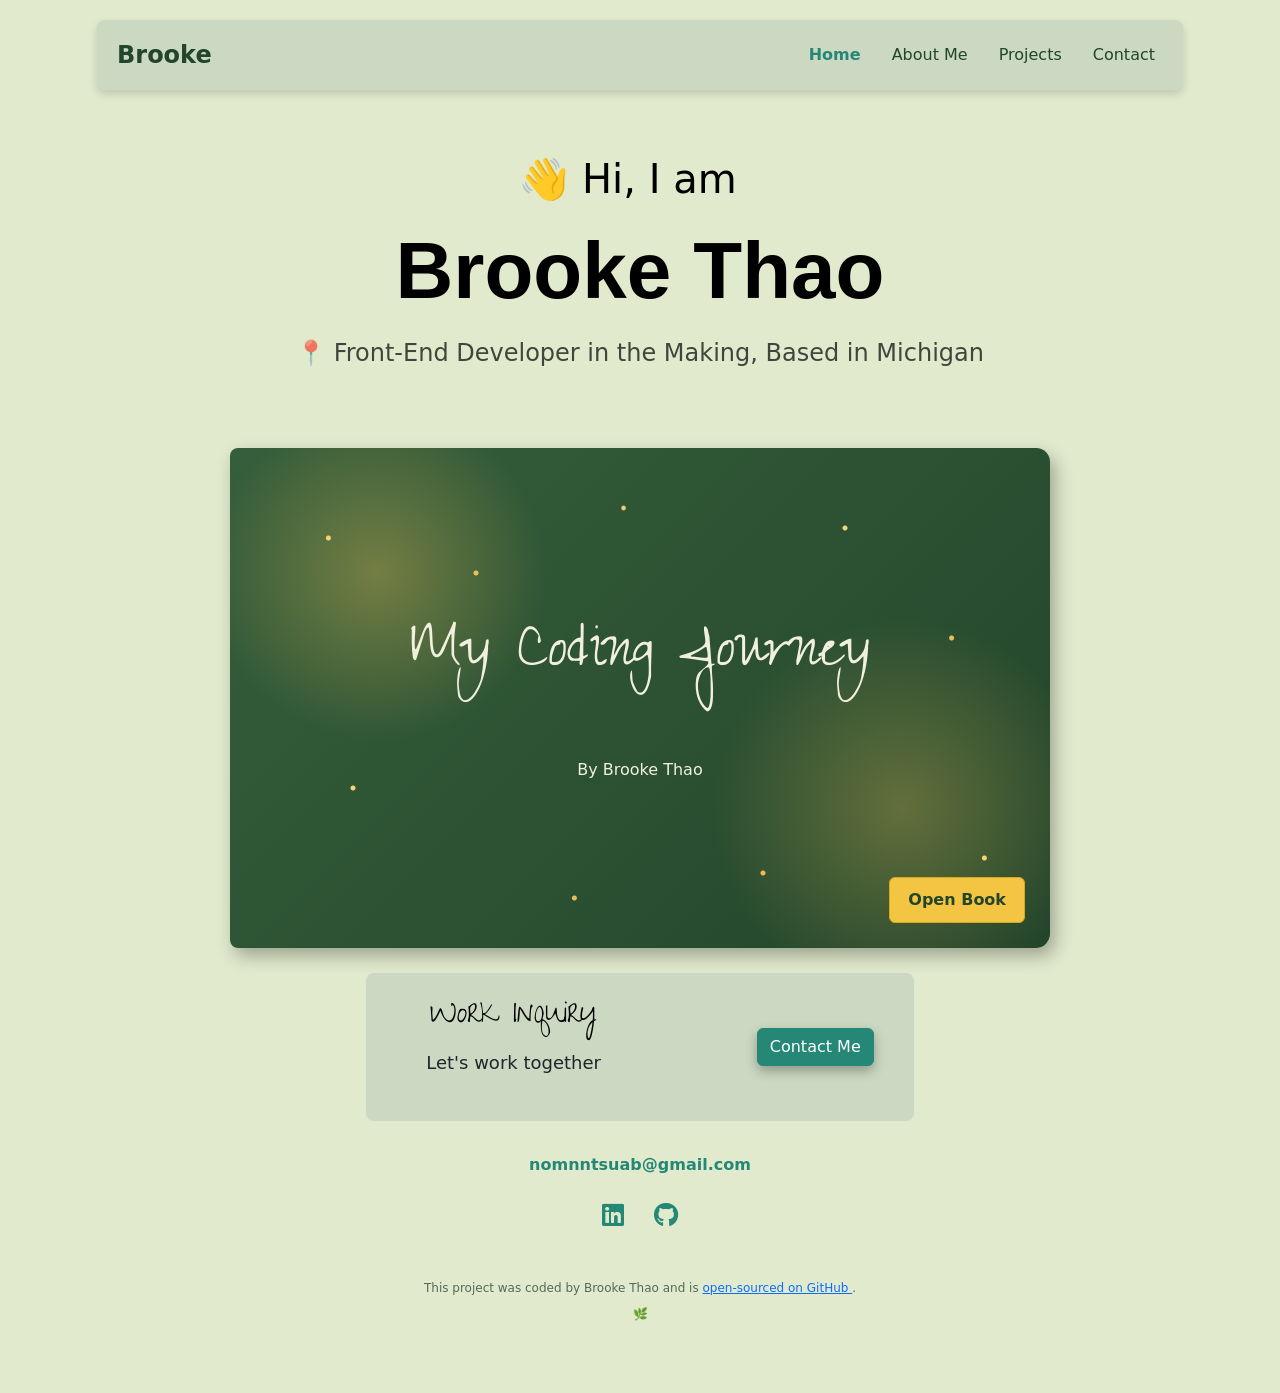
<file: index.html>
<!DOCTYPE html>
<html lang="en">
<head>
  <meta charset="UTF-8" />
  <meta name="viewport" content="width=device-width, initial-scale=1.0" />
  <meta name="description" content="Explore Brooke's portfolio of front-end projects, coding progress, and journey into web development. Based in Michigan, with a background in nursing." />
  <title>Brooke | Front-End Developer in the Making, Michigan</title>
  <link rel="canonical" href="https://brookes-portfolio.onrender.com/" />
  <meta property="og:type" content="website" />
  <meta property="og:title" content="Brooke | Front-End Developer in the Making" />
  <meta property="og:description" content="Explore Brooke's front-end development projects and coding journey from Michigan." />
  <meta property="og:url" content="https://brookes-portfolio.onrender.com/" />
  <meta name="twitter:card" content="summary" />
  <meta name="twitter:title" content="Brooke | Front-End Developer in the Making" />
  <meta name="twitter:description" content="Explore Brooke's front-end development projects and coding journey from Michigan." />
  <link
    href="https://cdn.jsdelivr.net/npm/bootstrap@5.3.8/dist/css/bootstrap.min.css"
    rel="stylesheet"
    integrity="sha384-sRIl4kxILFvY47J16cr9ZwB07vP4J8+LH7qKQnuqkuIAvNWLzeN8tE5YBujZqJLB"
    crossorigin="anonymous"
  />
  <link
  href="https://fonts.googleapis.com/css2?family=Zeyada&display=swap"
  rel="stylesheet">
  <link
    rel="stylesheet"
    href="https://cdnjs.cloudflare.com/ajax/libs/font-awesome/6.7.2/css/all.min.css"
  />
  <link
  href="https://fonts.googleapis.com/css2?family=Give+You+Glory&display=swap"
  rel="stylesheet">
  <link rel="stylesheet" href="style.css" />
  <script src="index.js" defer></script>
</head>
<body class="home-page">
  <div class="container">
    <nav class="navbar navbar-expand-lg navbar-light custom-navbar">
      <a class="navbar-brand fw-bold" href="index.html"
      title="Return to Brooke's portfolio homepage">
        Brooke
      </a>
      <button
        class="navbar-toggler"
        type="button"
        data-bs-toggle="collapse"
        data-bs-target="#navbarNav"
        aria-controls="navbarNav"
        aria-expanded="false"
        aria-label="Toggle navigation">
        <span class="navbar-toggler-icon"></span>
      </button>
      <div class="collapse navbar-collapse" id="navbarNav">
        <ul class="navbar-nav ms-auto">
          <li class="nav-item">
            <a class="nav-link active" href="index.html">
              Home
            </a>
          </li>
          <li class="nav-item">
            <a class="nav-link" href="about.html">
              About Me
            </a>
          </li>
          <li class="nav-item">
            <a class="nav-link" href="projects.html">
              Projects
            </a>
          </li>
          <li class="nav-item">
            <a class="nav-link" href="contact.html">
              Contact
            </a>
          </li>
        </ul>
      </div>
    </nav>
    </div>
<main class="container text-center home-hero">
  <h1 class="mb-2 greeting">👋 Hi, I am </h1>
  <h2 class="display-1 fw-bold mb-2">Brooke Thao</h2>
  <h3 class="fs-4 mb-5">📍 Front-End Developer in the Making, Based in Michigan</h3>
</main>
<section class="container text-center mt-0 mb-3" id="coding-journey">
  <div class="book-container">
   
    <div class="book" id="book">

      <div class="book-cover" id="book-cover"  title="Projects, Progress & Possibilities">
        <h2>My Coding Journey</h2>
        <span>By Brooke Thao</span>
        <button id="open-book" class="open-book">Open Book</button>
      </div>
      <div class="book-interior" id="book-interior">
        <div class="book-spread active">
          <div class="book-page left-page">
            <img
            src="images/first-weather-basic.png"
            alt="Basic Weather App project"
            class="img-fluid"/>
          </div>
          <div class="book-page right-page">
            <h3>Basic Weather App</h3>
            <p>My first weather application.</p>
          </div>
        </div>
        <div class="book-spread">
          <div class="book-page left-page">
            <img
            src="images/first-python-final.png"
            alt="First Python project"
            class="img-fluid"/>
          </div>
          <div class="book-page right-page">
            <h3>First Python Project</h3>
            <p>My introduction to Python programming.</p>
          </div>
        </div>
        <div class="book-spread">
          <div class="book-page left-page">
            <img
            src="images/python-advanced-final-project.png"
            alt="Advanced Python project"
            class="img-fluid"/>
          </div>
          <div class="book-page right-page">
            <h3>Advanced Python</h3>
            <p>Taking my Python skills to the next level.</p>
          </div>
        </div>
        <div class="book-spread">
          <div class="book-page left-page">
            <img src="images/python-AI-travel-planner.png"
                 alt="AI Travel Planner project"
                 class="img-fluid"/>
          </div>
          <div class="book-page right-page">
            <h3>AI Travel Planner</h3>
            <p>Exploring artificial intelligence through travel planning.</p>
          </div>
        </div>
        <div class="book-spread">
          <div class="book-page left-page">
            <img src="images/mental-health-basic.png"
                 alt="Mental Health project"
                 class="img-fluid"/>
          </div>
          <div class="book-page right-page">
            <h3>Mental Health Project</h3>
            <p>A project exploring technology and mental health.</p>
          </div>
        </div>
      </div>
<div class="book-controls">
  <button type="button" id="prev-page">
    ← Previous
  </button>
  <button type="button" id="next-page">
    Next →
  </button>
  <span id="page-number">Project 1 of 5</span>
  <button type="button" id="close-book">
    Close Book
  </button>
</div>
</section>
<section class="home-contact">
  <div class="work-inquiry">
    <div class="inquiry-text">
      <h2>Work Inquiry</h2>
      <p>Let's work together</p>
    </div>
    <a href="contact.html#contact" class="btn btn-custom">
      Contact Me
    </a>
  </div>
  <div class="home-email">
    <a href="mailto:nomnntsuab@gmail.com">
      nomnntsuab@gmail.com
    </a>
  </div>
  <div class="home-social-links">
    <a
      href="https://www.linkedin.com/in/brooke-t-341862133/"
      target="_blank"
      rel="noopener noreferrer"
      aria-label="LinkedIn"
      title="LinkedIn"
    >
      <i class="fa-brands fa-linkedin"></i>
    </a>
    <a
      href="https://github.com/gnouy657-cell"
      target="_blank"
      rel="noopener noreferrer"
      aria-label="GitHub"
      title="GitHub"
    >
      <i class="fa-brands fa-github"></i>
    </a>
  </div>
</section>
<div class="container">
  <footer class="home-footer">
    <p>
  This project was coded by Brooke Thao and is
  <a
    href="https://github.com/gnouy657-cell"
    target="_blank"
    rel="noopener noreferrer"
    title="Visit Brooke's GitHub profile">
    open-sourced on GitHub
  </a>.
      <span class="footer-leaf">🌿</span>
    </p>
  </footer>
</div>
   <script
  src="https://cdn.jsdelivr.net/npm/bootstrap@5.3.8/dist/js/bootstrap.bundle.min.js"
  integrity="sha384-FKyoEForCGlyvwx9Hj09JcYn3nv7wiPVlz7YYwJrWVcXK/BmnVDxM+D2scQbITxI"
  crossorigin="anonymous">
</script>
  </body>
</html>
</file>
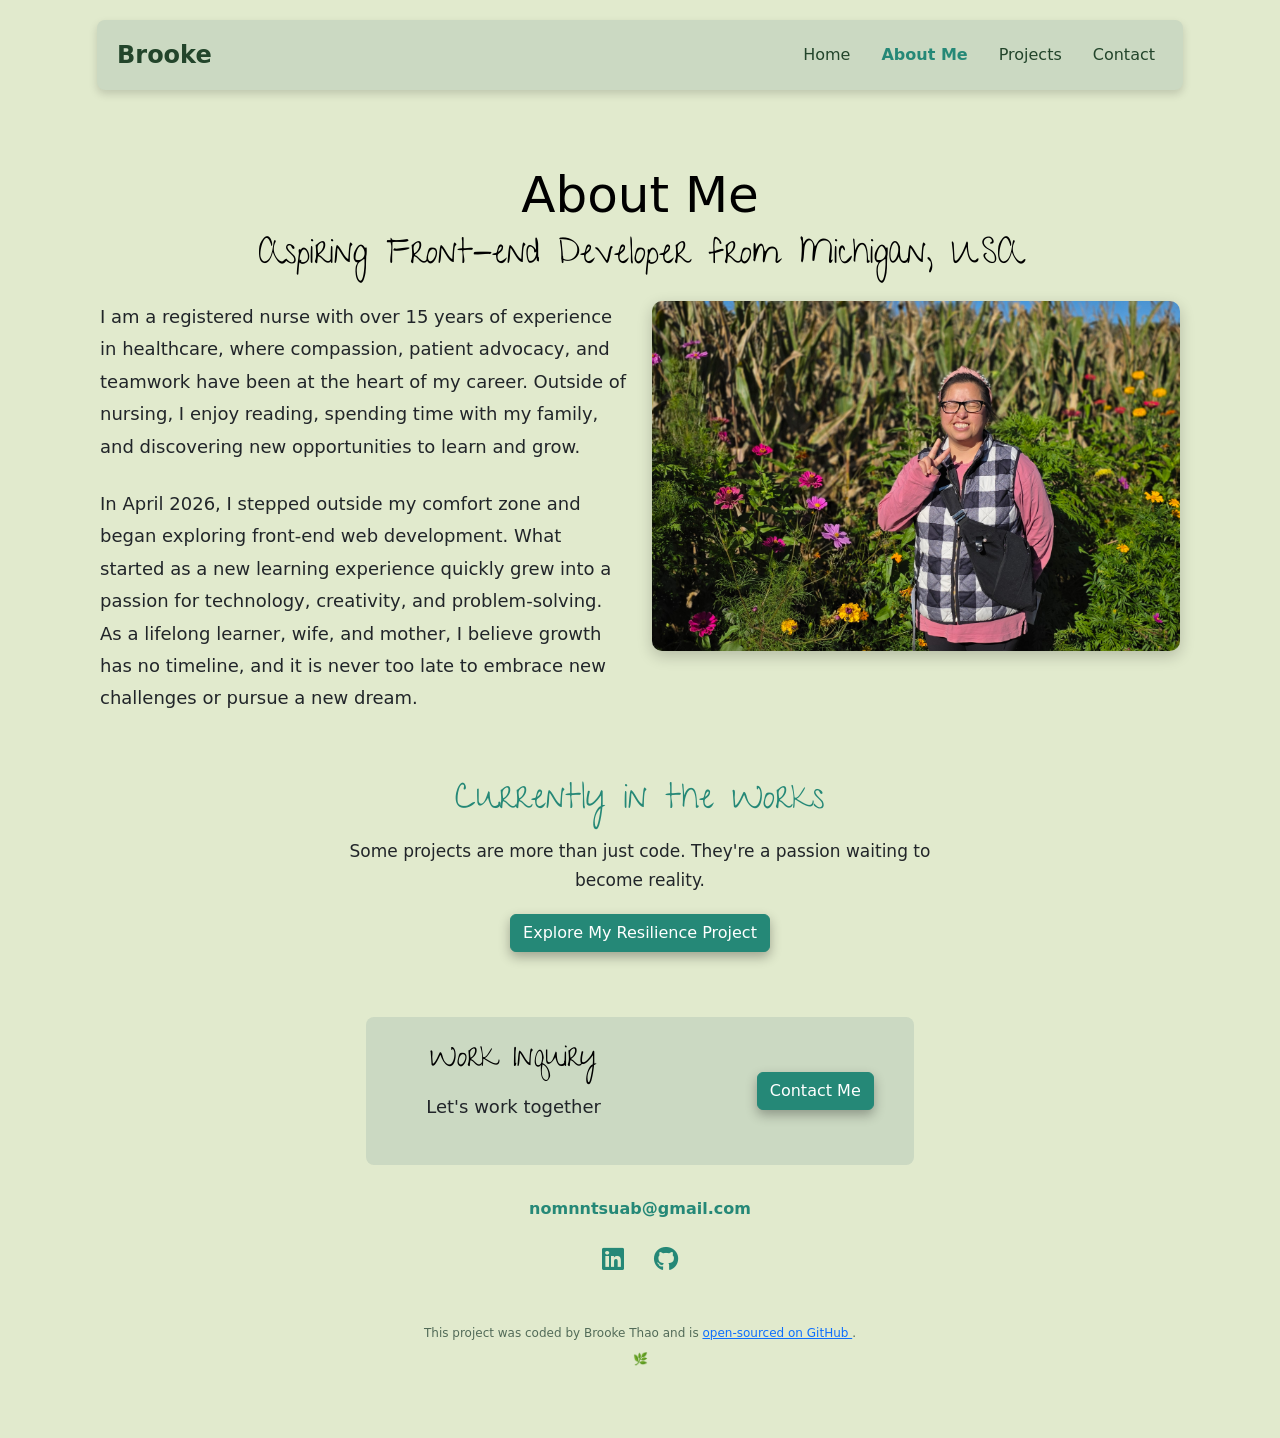
<file: about.html>
<!DOCTYPE html>
<html lang="en">
<head>
  <meta charset="UTF-8" />
  <meta name="viewport" content="width=device-width, initial-scale=1.0" />
  <meta name="description" content="Learn more about Brooke, a registered nurse with over 15 years of healthcare experience who is pursuing front-end web development and sharing her coding journey." />
  <title>About Brooke | Front-End Developer in the Making</title>
  <link rel="canonical" href="https://brookes-portfolio.onrender.com/about.html" />
  <meta property="og:type" content="website" />
  <meta property="og:title" content="About Brooke | Front-End Developer in the Making" />
  <meta property="og:description" content="Meet Brooke, an experienced registered nurse exploring front-end development and sharing her coding journey from Michigan." />
  <meta property="og:url" content="https://brookes-portfolio.onrender.com/about.html" />
  <meta name="twitter:card" content="summary" />
  <meta name="twitter:title" content="About Brooke | Front-End Developer in the Making" />
  <meta name="twitter:description" content="Meet Brooke, an experienced registered nurse exploring front-end development and sharing her coding journey from Michigan." />
  <link
    href="https://cdn.jsdelivr.net/npm/bootstrap@5.3.8/dist/css/bootstrap.min.css"
    rel="stylesheet"
  />
  <link rel="preconnect" href="https://fonts.googleapis.com" />
  <link rel="preconnect" href="https://fonts.gstatic.com" crossorigin />
  <link
    href="https://fonts.googleapis.com/css2?family=Shantell+Sans:ital,wght@0,300..800;1,300..800&display=swap"
    rel="stylesheet"
  />
  <link
  href="https://fonts.googleapis.com/css2?family=Give+You+Glory&display=swap"
  rel="stylesheet"
/>
  <link
    rel="stylesheet"
    href="https://cdnjs.cloudflare.com/ajax/libs/font-awesome/6.7.2/css/all.min.css"
  />
  <link rel="stylesheet" href="style.css" />
  <script src="https://cdn.jsdelivr.net/npm/bootstrap@5.3.8/dist/js/bootstrap.bundle.min.js"></script>
</head>
<body class="about-page">
  <div class="container">
    <nav class="navbar navbar-expand-lg navbar-light custom-navbar">
      <a class="navbar-brand fw-bold" href="index.html"
         title="Return to Brooke's portfolio homepage">
        Brooke
      </a>
      <button
        class="navbar-toggler"
        type="button"
        data-bs-toggle="collapse"
        data-bs-target="#navbarNav"
        aria-controls="navbarNav"
        aria-expanded="false"
        aria-label="Toggle navigation">
        <span class="navbar-toggler-icon"></span>
      </button>
      <div class="collapse navbar-collapse" id="navbarNav">
        <ul class="navbar-nav ms-auto">
          <li class="nav-item">
            <a class="nav-link" href="index.html">Home</a>
          </li>
          <li class="nav-item">
            <a class="nav-link active" href="about.html">About Me</a>
          </li>
          <li class="nav-item">
            <a class="nav-link" href="projects.html">Projects</a>
          </li>
          <li class="nav-item">
            <a class="nav-link" href="contact.html">Contact</a>
          </li>
        </ul>
      </div>
    </nav>
  </div>
  <main>
<section class="about-section">
  <div class="container">
    <h1>About Me</h1>
    <h2>Aspiring Front-end Developer from Michigan, USA</h2>
    <div class="row align-items-stretch mt-4">
      <div class="col-md-6">

        <p>
          I am a registered nurse with over 15 years of experience in healthcare,
          where compassion, patient advocacy, and teamwork have been at the heart
          of my career. Outside of nursing, I enjoy reading, spending time with my
          family, and discovering new opportunities to learn and grow.
        </p>

        <p>
          In April 2026, I stepped outside my comfort zone and began exploring
          front-end web development. What started as a new learning experience
          quickly grew into a passion for technology, creativity, and problem-solving.
          As a lifelong learner, wife, and mother, I believe growth has no timeline,
          and it is never too late to embrace new challenges or pursue a new dream.
        </p>
      </div>
      <div class="col-md-6">
        <img
          src="images/cornfield-2026.jpg"
          alt="Cornfield in Michigan"
          title="Uncle Johns CiderMill in Michigan, photographed in  October 2026"
          class="img-fluid about-image"/>
      </div>
    </div>
    <div class="upcoming-project">
      <h2>Currently in the Works</h2>

      <p>
        Some projects are more than just code.
        They're a passion waiting to become reality.
      </p>

      <a href="resilience-project/index.html" class="btn btn-custom"
      title="Explore my upcoming project about resilience, built with HTML, CSS, and JavaScript.">
      Explore My Resilience Project
      </a>
    </div>
</section>
  </main>
<section class="home-contact">
  <div class="work-inquiry">
    <div class="inquiry-text">
      <h2>Work Inquiry</h2>
      <p>Let's work together</p>
    </div>
    <a href="contact.html#contact" class="btn btn-custom">Contact Me</a>
  </div>
  <div class="home-email">
    <a href="mailto:nomnntsuab@gmail.com">nomnntsuab@gmail.com</a>
  </div>
  <div class="home-social-links">
    <a href="https://www.linkedin.com/in/brooke-t-341862133/"
       target="_blank" rel="noopener noreferrer"
       aria-label="LinkedIn" title="LinkedIn">
      <i class="fa-brands fa-linkedin"></i>
    </a>
    <a href="https://github.com/gnouy657-cell"
       target="_blank" rel="noopener noreferrer"
       aria-label="GitHub" title="GitHub">
      <i class="fa-brands fa-github"></i>
    </a>
  </div>
</section>
<div class="container">
  <footer class="home-footer">
    <p>
  This project was coded by Brooke Thao and is
  <a
    href="https://github.com/gnouy657-cell"
    target="_blank"
    rel="noopener noreferrer"
    title="Visit Brooke's GitHub profile">
    open-sourced on GitHub
  </a>.
      <span class="footer-leaf">🌿</span>
    </p>
  </footer>
</div>
  <script
  src="https://cdn.jsdelivr.net/npm/bootstrap@5.3.8/dist/js/bootstrap.bundle.min.js"></script>
</body>

</html>
</file>
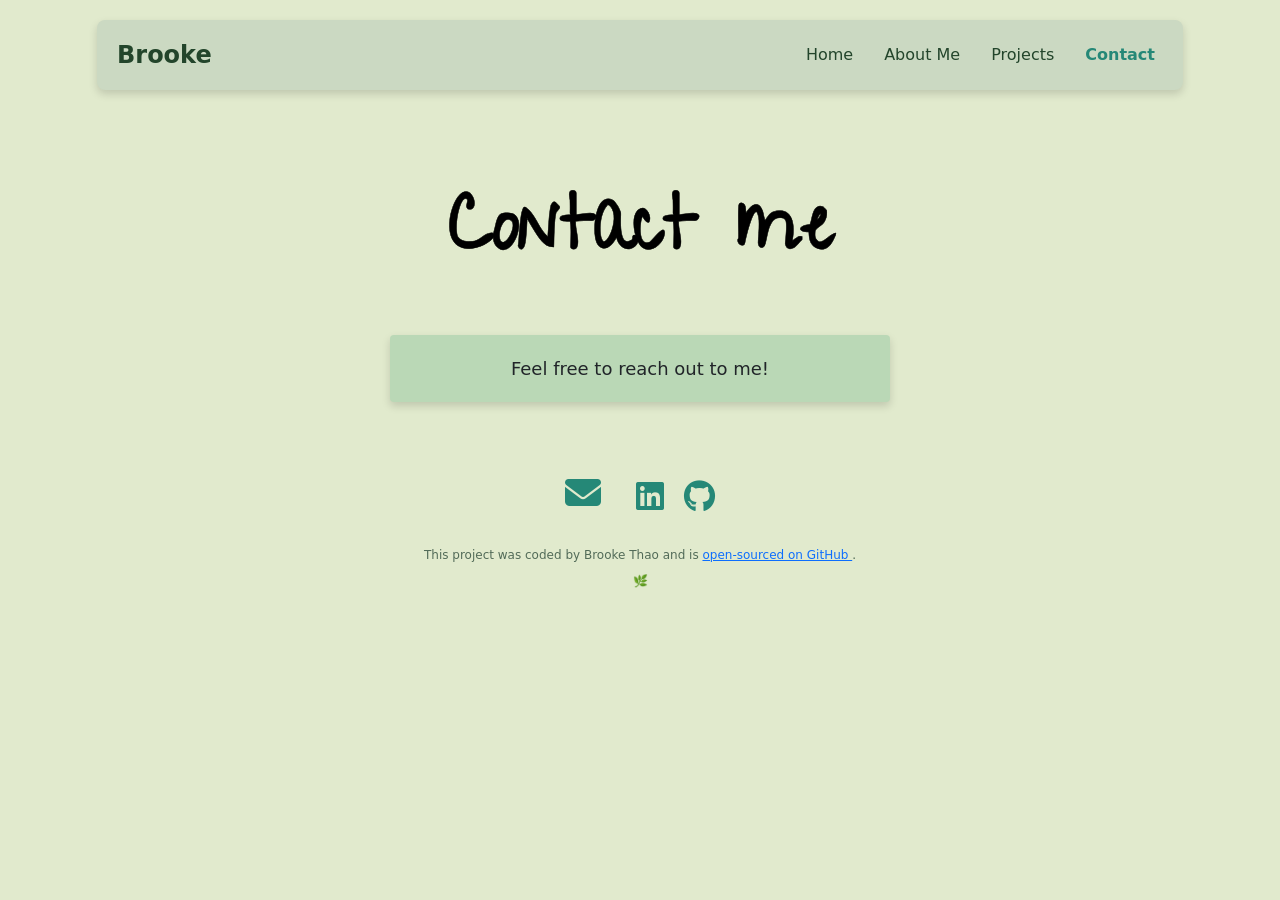
<file: contact.html>
<!DOCTYPE html>
<html lang="en">
<head>
  <meta charset="UTF-8">
  <meta name="viewport" content="width=device-width, initial-scale=1.0">
  <meta name="description" content="Get in touch with Brooke, an aspiring front-end developer from Michigan. Connect through email, GitHub, or LinkedIn.">
  <title>Contact Brooke | Front-End Developer in the Making</title>
  <link rel="canonical" href="https://brookes-portfolio.onrender.com/contact.html">
  <meta property="og:type" content="website">
  <meta property="og:title" content="Contact Brooke | Portfolio">
  <meta property="og:description" content="Connect with Brooke through email, GitHub, or LinkedIn.">
  <meta property="og:url" content="https://brookes-portfolio.onrender.com/contact.html">
  <meta name="twitter:card" content="summary">
  <meta name="twitter:title" content="Contact Brooke | Portfolio">
  <meta name="twitter:description" content="Connect with Brooke through email, GitHub, or LinkedIn.">
  <link
    href="https://cdn.jsdelivr.net/npm/bootstrap@5.3.8/dist/css/bootstrap.min.css"
    rel="stylesheet">
  <link rel="preconnect" href="https://fonts.googleapis.com">
  <link rel="preconnect" href="https://fonts.gstatic.com" crossorigin>
  <link
    href="https://fonts.googleapis.com/css2?family=Shantell+Sans:ital,wght@0,300..800;1,300..800&display=swap"
    rel="stylesheet">
  <link
    href="https://fonts.googleapis.com/css2?family=Give+You+Glory&display=swap"
    rel="stylesheet">
  <link
    rel="stylesheet"
    href="https://cdnjs.cloudflare.com/ajax/libs/font-awesome/6.7.2/css/all.min.css">
  <link rel="stylesheet" href="style.css">
  <script src="https://cdn.jsdelivr.net/npm/bootstrap@5.3.8/dist/js/bootstrap.bundle.min.js"></script>
</head>

<body class="contact-page">
    <div class="container">
  <nav class="navbar navbar-expand-lg navbar-light custom-navbar">
    <a class="navbar-brand" href="index.html" title="Return to Brooke's portfolio homepage">Brooke</a>
    <button
      class="navbar-toggler"
      type="button"
      data-bs-toggle="collapse"
      data-bs-target="#navbarNav"
      aria-controls="navbarNav"
      aria-expanded="false"
      aria-label="Toggle navigation">
      <span class="navbar-toggler-icon"></span>
    </button>
    <div class="collapse navbar-collapse" id="navbarNav">
      <ul class="navbar-nav ms-auto">
        <li class="nav-item">
          <a class="nav-link" href="index.html">Home</a>
        </li>
        <li class="nav-item">
          <a class="nav-link" href="about.html">About Me</a>
        </li>
        <li class="nav-item">
          <a class="nav-link" href="projects.html">Projects</a>
        </li>
        <li class="nav-item">
          <a class="nav-link active" href="contact.html" aria-current="page">Contact</a>
        </li>
      </ul>
    </div>
  </nav>
</div>
<section id="contact">
  <h1> Contact me</h1>

  <p>Feel free to reach out to me!</p>

  <div class="contact-methods">
  <a
  href="mailto:nomnntsuab@gmail.com"
  class="email-link"
  aria-label="Send me an email"
  title="Email me">
  <i class="fa-solid fa-envelope"></i>
</a>
    <div class="social-links">
     <a href="https://www.linkedin.com/in/brooke-t-341862133/"
   target="_blank"
   rel="noopener noreferrer"
   aria-label="LinkedIn"
   title="LinkedIn">
  <i class="fa-brands fa-linkedin"></i>
</a>
      <a
        href="https://github.com/gnouy657-cell"
        target="_blank"
        rel="noopener noreferrer"
        aria-label="GitHub"
        title="GitHub">
        <i class="fa-brands fa-github"></i>
      </a>
    </div>
  </div>
</section>
 <footer class="contact-footer">
    <p>
  This project was coded by Brooke Thao and is
  <a
    href="https://github.com/gnouy657-cell"
    target="_blank"
    rel="noopener noreferrer"
    title="Visit Brooke's GitHub profile">
    open-sourced on GitHub
  </a>.
      <span class="footer-leaf">🌿</span>
    </p>
  </footer>
<script>
  const tooltipTriggerList = document.querySelectorAll(
    '[data-bs-toggle="tooltip"]'
  );
  [...tooltipTriggerList].forEach(
    (tooltipTriggerEl) => {
      new bootstrap.Tooltip(tooltipTriggerEl);
    }
  );
</script>
</body>
</html>
</file>
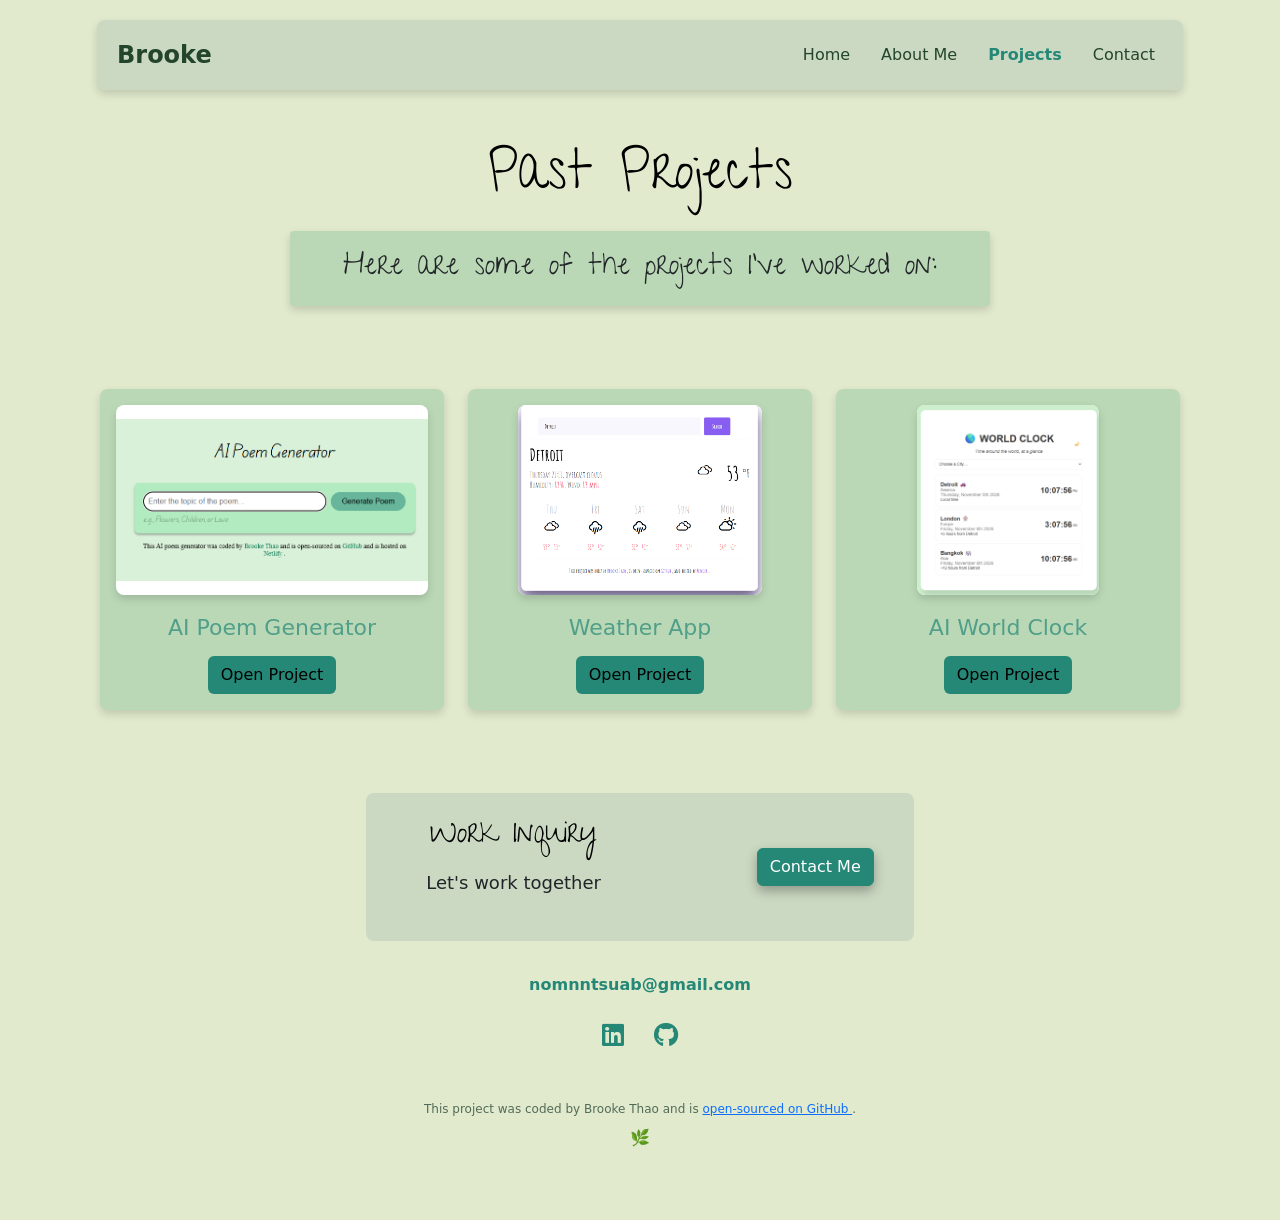
<file: projects.html>
<!DOCTYPE html>
<html lang="en">
<head>
  <meta charset="UTF-8">
  <meta name="viewport" content="width=device-width, initial-scale=1.0">
  <meta name="description" content="Explore Brooke's front-end development projects, including web applications built with HTML, CSS, JavaScript, and Python.">
  <title>Web Development Projects | Brooke's Portfolio</title>
  <link rel="canonical" href="https://brookes-portfolio.onrender.com/projects.html">
  <meta property="og:type" content="website">
  <meta property="og:title" content="Web Development Projects | Brooke's Portfolio">
  <meta property="og:description" content="Explore Brooke's coding projects and growing experience with front-end web development.">
  <meta property="og:url" content="https://brookes-portfolio.onrender.com/projects.html">
  <meta name="twitter:card" content="summary">
  <meta name="twitter:title" content="Web Development Projects | Brooke's Portfolio">
  <meta name="twitter:description" content="Explore Brooke's coding projects and growing experience with front-end web development.">
  <link
    href="https://cdn.jsdelivr.net/npm/bootstrap@5.3.8/dist/css/bootstrap.min.css"
    rel="stylesheet">
  <link rel="preconnect" href="https://fonts.googleapis.com">
  <link rel="preconnect" href="https://fonts.gstatic.com" crossorigin>
  <link
    href="https://fonts.googleapis.com/css2?family=Shantell+Sans:ital,wght@0,300..800;1,300..800&display=swap"
    rel="stylesheet">
  <link
    href="https://fonts.googleapis.com/css2?family=Give+You+Glory&display=swap"
    rel="stylesheet">
  <link
    rel="stylesheet"
    href="https://cdnjs.cloudflare.com/ajax/libs/font-awesome/6.7.2/css/all.min.css">
  <link rel="stylesheet" href="style.css">
  <script src="https://cdn.jsdelivr.net/npm/bootstrap@5.3.8/dist/js/bootstrap.bundle.min.js"></script>
</head>

<body class="projects-page">
  <div class="container"> 
<nav class="navbar navbar-expand-lg navbar-light custom-navbar">
  <a class="navbar-brand fw-bold" href="index.html" title="Return to Brooke's portfolio homepage">
    Brooke
  </a>
  <button
    class="navbar-toggler"
    type="button"
    data-bs-toggle="collapse"
    data-bs-target="#navbarNav"
    aria-controls="navbarNav"
    aria-expanded="false"
    aria-label="Toggle navigation">
    <span class="navbar-toggler-icon"></span>
  </button>
  <div class="collapse navbar-collapse" id="navbarNav">
    <ul class="navbar-nav ms-auto">
      <li class="nav-item">
        <a class="nav-link" href="index.html">Home</a>
      </li>
      <li class="nav-item">
        <a class="nav-link" href="about.html">About Me</a>
      </li>
      <li class="nav-item">
        <a class="nav-link active"
           aria-current="page"
           href="projects.html">Projects</a>
      </li>
      <li class="nav-item">
        <a class="nav-link" href="contact.html">Contact</a>
      </li>
      </ul>
    </div>
  </nav>
</div>
    <h1>Past Projects</h1>
    <p>Here are some of the projects I've worked on:</p>
    <section class="container my-5 projects-section">
<div class="row g-4">
  <!-- AI Poem Generator -->
  <div class="col-12 col-md-4">
    <div class="project-box h-100 p-3 text-center">

      <img
        src="images/poem-generator.png"
        data-bs-toggle="tooltip"
        title="Generate an original poem using a topic of your choice."
        class="img-fluid project-image poem-image"
        alt="Screenshot of the AI Poem Generator"
      />
      <h3>AI Poem Generator</h3>
      <a
        href="https://transcendent-tulumba-07f744.netlify.app/"
        target="_blank"
        rel="noopener noreferrer"
        class="btn btn-project">
        Open Project
      </a>
    </div>
  </div>
  <!-- Weather App -->
  <div class="col-12 col-md-4">
    <div class="project-box h-100 p-3 text-center">

      <img
        src="images/weather-app.png"
        data-bs-toggle="tooltip"
        title="Check current weather conditions and forecasts for selected cities."
        class="img-fluid project-image"
        alt="Screenshot of the Weather App showing the Detroit forecast"
      />
      <h3>Weather App</h3>
      <a
        href="https://weatherproject-pnky.onrender.com/"
        target="_blank"
        rel="noopener noreferrer"
        class="btn btn-project">
        Open Project
      </a>
    </div>
  </div>
  <!-- AI World Clock -->
  <div class="col-12 col-md-4">
    <div class="project-box h-100 p-3 text-center">
      <img
        src="images/world-clock.png"
        data-bs-toggle="tooltip"
        title="View the current time in different cities around the world."
        class="img-fluid project-image"
        alt="Screenshot of the World Clock showing Detroit, London, and Bangkok"
      />
      <h3>AI World Clock</h3>
      <a
        href="https://ai-world-clock.onrender.com/"
        target="_blank"
        rel="noopener noreferrer"
        class="btn btn-project">
        Open Project
      </a>
    </div>
  </div>
</div>
</section>
<section class="home-contact">
  <div class="work-inquiry">
    <div class="inquiry-text">
      <h2>Work Inquiry</h2>
      <p>Let's work together</p>
    </div>
    <a href="contact.html#contact" class="btn btn-custom">
      Contact Me
    </a>
  </div>
  <div class="home-email">
    <a href="mailto:nomnntsuab@gmail.com">
      nomnntsuab@gmail.com
    </a>
  </div>
  <div class="home-social-links">
    <a
      href="https://www.linkedin.com/in/brooke-t-341862133/"
      target="_blank"
      rel="noopener noreferrer"
      aria-label="LinkedIn"
      title="LinkedIn"
    >
      <i class="fa-brands fa-linkedin"></i>
    </a>
    <a
      href="https://github.com/gnouy657-cell"
      target="_blank"
      rel="noopener noreferrer"
      aria-label="GitHub"
      title="GitHub"
    >
      <i class="fa-brands fa-github"></i>
    </a>
  </div>
</section>
<footer class="home-footer">
  <p>
    This project was coded by Brooke Thao and is
    <a
      href="https://github.com/gnouy657-cell"
      target="_blank"
      rel="noopener noreferrer"
      title="Visit Brooke's GitHub profile">
      open-sourced on GitHub
    </a>.
  </p>
  <span class="footer-leaf">🌿</span>
</footer>
    <script
  src="https://cdn.jsdelivr.net/npm/bootstrap@5.3.8/dist/js/bootstrap.bundle.min.js"></script>
</body>
</html>
</file>
<file: style.css>
:root {
  --primary-color: #258877;
  --secondary-color: #bad8b6;
  --box-shadow: 0 4px 8px rgba(0, 0, 0, 0.15);

  --book-green: #355e3b;
  --book-dark-green: #23452b;
  --book-cream: #f1f0df;
  --book-yellow: #f4c542;
  --book-border: #d5d0b8;
}

body {
  background: #e1eacd;
  margin: 0;
  padding-bottom: 60px;
}

h1,
h2,
h3 {
  text-align: center;
  margin: 0;
  color: black;
}

h1 {
  margin-bottom: 15px;
}

h2 {
  font-size: 48px;
  font-family: 'Shantell Sans', sans-serif;
}

h3 {
  font-size: 24px;
  opacity: 0.7;
  margin-bottom: 30px;
}

p {
  background: var(--secondary-color);
  box-shadow: var(--box-shadow);
  padding: 20px;
  border-radius: 4px;
  font-size: 18px;
  line-height: 1.5;
  text-align: center;
}

.home-page {
  text-align: center;
}

.home-hero {
  min-height: auto;
  display: flex;
  flex-direction: column;
  justify-content: center;
  padding-top: 65px;
  padding-bottom: 0;
  text-align: center;
  margin-bottom: 0;
}

.home-hero h1,
.home-hero h2 {
  margin-bottom: 20px !important;
}

.home-hero h3 {
  margin-bottom: 55px !important;
}

.home-hero .greeting {
  position: relative;
  left: -12px;
}

.email-link {
  display: inline-block;
  color: var(--primary-color);
  font-size: 20px;
  font-weight: 600;
  text-decoration: none;
  border-bottom: 2px solid var(--secondary-color);
  padding-bottom: 5px;
  transition: all 0.3s ease;
}

.email-link:hover {
  color: #000;
  border-color: var(--primary-color);
  transform: translateY(-3px);
}

.custom-navbar {
  background-color: #cbd9c2;
  margin: 20px 15px 0;
  padding: 12px 20px;
  border-radius: 8px;
  box-shadow: var(--box-shadow);
}

.custom-navbar .navbar-brand {
  color: #23452b;
  font-size: 24px;
  font-weight: bold;
  flex-shrink: 0;
  transition: color 0.3s ease;
}

.custom-navbar .navbar-brand:hover {
  color: var(--primary-color);
}

.custom-navbar .nav-link {
  color: #23452b;
  font-size: 16px;
  font-weight: 500;
  margin-left: 15px;
  padding: 10px 12px;
  transition: color 0.3s ease;
}

.custom-navbar .nav-link:hover,
.custom-navbar .nav-link.active {
  color: var(--primary-color);
}

.custom-navbar .nav-link.active {
  font-weight: bold;
}

.custom-navbar .navbar-toggler {
  border-color: #355e3b;
  padding: 6px 10px;
}

.custom-navbar .navbar-toggler:focus {
  box-shadow: 0 0 0 3px rgba(37, 136, 119, 0.25);
}

@media (max-width: 991px) {
  .custom-navbar .navbar-collapse {
    padding-top: 15px;
  }

  .custom-navbar .nav-link {
    margin-left: 0;
    padding: 10px 5px;
  }

  .custom-navbar .navbar-nav {
    align-items: flex-start;
  }
}

.btn-custom {
  background-color: var(--primary-color);
  color: white;
  border: 1px solid var(--primary-color);
  box-shadow: 0 5px 12px rgba(0, 0, 0, 0.30);
  transition: all 0.3s ease;
}

.btn-custom:hover {
  background-color: #1d6d60;
  color: white;
  box-shadow: 0 7px 16px rgba(0, 0, 0, 0.38);
  transform: translateY(-2px);
}

.btn-project {
  background: var(--primary-color);
  color: black;
}

.btn-project:hover {
  background: #1d6d60;
  color: white;
}

.project-box {
  background: var(--secondary-color);
  border-radius: 8px;
  padding: 20px;
  box-shadow: var(--box-shadow);
  display: flex;
  flex-direction: column;
  align-items: center;
  min-width: 0;
  overflow: hidden;
  transition: transform 0.3s ease, box-shadow 0.3s ease;
}

.project-box h3 {
  color: var(--primary-color);
  font-size: 22px;
  margin-top: auto;
  margin-bottom: 15px;
}

.project-box:hover {
  transform: translateY(-6px);
  box-shadow: 0 10px 20px rgba(0, 0, 0, 0.22);
}

.project-image {
  display: block;
  width: auto;
  height: 190px;
  max-width: 100%;
  object-fit: contain;
  object-position: center;
  background-color: white;
  border-radius: 8px;
  margin-bottom: 20px;
  box-shadow: var(--box-shadow);
}

.projects-section {
  padding: 35px 30px;
}

.book-container {
  display: flex;
  justify-content: center;
  width: 100%;
  margin: 25px auto;
  perspective: 1800px;
}

.book {
  position: relative;
  width: 100%;
  max-width: 820px;
  height: 500px;
  margin: 0 auto;
}

.book-cover {
  position: absolute;
  inset: 0;
  z-index: 5;
  display: flex;
  flex-direction: column;
  justify-content: center;
  align-items: center;
  padding: 30px;
  text-align: center;
  background:
  radial-gradient(circle at 18% 25%, rgba(255, 205, 92, 0.32), transparent 22%),
  radial-gradient(circle at 82% 72%, rgba(255, 205, 92, 0.28), transparent 25%),
  radial-gradient(circle at 12% 18%, #f5d477 0 2px, transparent 3px),
  radial-gradient(circle at 30% 25%, #e8bd58 0 2px, transparent 3px),
  radial-gradient(circle at 75% 16%, #f5d477 0 2px, transparent 3px),
  radial-gradient(circle at 88% 38%, #e8bd58 0 2px, transparent 3px),
  radial-gradient(circle at 15% 68%, #f5d477 0 2px, transparent 3px),
  radial-gradient(circle at 65% 85%, #e8bd58 0 2px, transparent 3px),
  radial-gradient(circle at 48% 12%, #f5d477 0 1.5px, transparent 3px),
  radial-gradient(circle at 92% 82%, #f5d477 0 2px, transparent 3px),
  radial-gradient(circle at 42% 90%, #e8bd58 0 2px, transparent 3px),
  linear-gradient(135deg, var(--book-green), var(--book-dark-green));
  color: var(--book-cream);
  border-radius: 8px 14px 14px 8px;
  box-shadow: 5px 8px 18px rgba(0, 0, 0, 0.3);
  transform-origin: left center;
  backface-visibility: hidden;
  transition: transform 1s ease, opacity 0.5s ease;
}

.book-cover:hover {
  transform: rotateY(-12deg);
  cursor: pointer;
}

.book-cover.hidden {
  transform: rotateY(-180deg);
  visibility: hidden;
  pointer-events: none;
}

.book-cover h2 {
  color: var(--book-cream);
  font-family: "Zeyada", cursive;
  font-size: 70px;
  margin-bottom: 20px;
}

.book-cover span {
  color: var(--book-cream);
  margin-top: 40px;
}

.open-book {
  position: absolute;
  bottom: 25px;
  right: 25px;
  background: var(--book-yellow);
  color: var(--book-dark-green);
  border: 1px solid #d6a91e;
  padding: 10px 18px;
  border-radius: 6px;
  cursor: pointer;
  font-weight: bold;
}

.book-interior {
  position: absolute;
  inset: 0;
  display: none;
  overflow: hidden;
  background: var(--book-cream);
  border-radius: 8px 12px 12px 8px;
  box-shadow: 0 8px 20px rgba(0, 0, 0, 0.25);
}

.book-interior.visible {
  display: block;
}

.book-interior::after {
  content: "";
  position: absolute;
  top: 0;
  bottom: 0;
  left: 50%;
  width: 18px;
  transform: translateX(-50%);
  background: linear-gradient(
    to right,
    rgba(0, 0, 0, 0.12),
    rgba(255, 255, 255, 0.5),
    rgba(0, 0, 0, 0.12)
  );
  pointer-events: none;
  z-index: 2;
}

.book-spread {
  position: absolute;
  inset: 0;
  display: none;
  grid-template-columns: 1fr 1fr;
  width: 100%;
  padding-bottom: 65px;
  box-sizing: border-box;
}

.book-spread.active {
  display: grid;
}

.book-page {
  min-width: 0;
  min-height: 0;
  padding: 20px;
  display: flex;
  flex-direction: column;
  justify-content: center;
  align-items: center;
  text-align: center;
  overflow: hidden;
  background: linear-gradient(
    to right,
    #f8f5e9,
    var(--book-cream)
  );
}

.left-page {
  border-right: 1px solid var(--book-border);
  box-shadow: inset -8px 0 12px rgba(0, 0, 0, 0.04);
}

.right-page {
  border-left: 1px solid white;
  box-shadow: inset 8px 0 12px rgba(0, 0, 0, 0.04);
}

.book-page img {
  display: block;
  width: 100%;
  height: 100%;
  min-height: 0;
  object-fit: contain;
  object-position: center;
  background: transparent;
  border-radius: 8px;
  box-shadow: none;
}

.book-page h3 {
  color: var(--book-green);
  font-size: 24px;
  opacity: 1;
  margin-bottom: 18px;
}

.book-page p {
  color: #444;
  font-size: 17px;
  line-height: 1.7;
  background: var(--secondary-color);
  padding: 15px;
  border-radius: 5px;
  box-shadow: none;
}

.book-controls {
  position: absolute;
  bottom: 0;
  left: 0;
  width: 100%;
  height: 65px;
  box-sizing: border-box;
  background: transparent;
  border: none;
  z-index: 10;
}

.book-controls #prev-page {
  position: absolute;
  left: 25px;
  bottom: 10px;
}

.book-controls #next-page {
  position: absolute;
  right: 25px;
  bottom: 10px;
}

.book-controls #page-number {
  position: absolute;
  left: 75%;
  bottom: 47px;
  transform: translateX(-50%);
  color: var(--book-green);
  font-size: 13px;
  white-space: nowrap;
}

.book-controls button {
  background: var(--book-yellow);
  color: var(--book-dark-green);
  border: none;
  padding: 10px 17px;
  border-radius: 6px;
  cursor: pointer;
  font-weight: bold;
  transition: background 0.3s ease;
}

.book-controls button:hover:not(:disabled) {
  background: #e8b92e;
}

.book-controls #close-book {
  position: absolute;
  right: 25px;
  bottom: 10px;
  background: var(--book-green);
  color: var(--book-cream);
  font-size: 12px;
  padding: 8px 12px;
}

.book:not(.is-open) .book-controls {
  display: none;
}

.book-controls button[hidden] {
  display: none !important;
}

@media (max-width: 767px) {

  h1 {
    font-size: 48px;
  }

  h2 {
    font-size: 32px;
  }

  h3 {
    font-size: 20px;
  }

  .email-link {
    font-size: 20px;
    overflow-wrap: anywhere;
  }
}

@media (min-width: 768px) {
  .project-box {
    height: 100%;
  }
}

@media (max-width: 600px) {

  .book {
    height: 380px;
  }

  .book-page {
    padding: 12px;
  }

  .book-page h3 {
    font-size: 17px;
  }

  .book-page p {
    font-size: 13px;
    padding: 9px;
  }

  .book-page img {
    max-height: 220px;
  }

  .book-controls #prev-page {
    left: 10px;
  }

  .book-controls #next-page {
    right: 10px;
  }

  .book-controls #page-number {
    font-size: 11px;
  }

  .book-controls button {
    padding: 7px 9px;
    font-size: 12px;
  }

  .book-controls #close-book {
    right: 10px;
    bottom: 8px;
  }

  .book-cover span {
    margin-top: 25px;
    margin-bottom: 35px;
  }

  .open-book {
    bottom: 12px;
  }
}

.about-section {
  padding-top: 45px;
  padding-bottom: 0px;
}

.about-section .container {
  background: transparent;
  border: none;
  box-shadow: none;
  padding: 30px;
}

.about-section h1 {
  margin-bottom: 10px;
  font-size: 50px;
}

.about-section h2 {
  font-family: 'Give You Glory', cursive;
  font-size: 35px;
}

.about-section p {
  background: transparent;
  box-shadow: none;
  border: none;
  border-radius: 0;
  padding: 0;
  text-align: left;
  font-size: 18px;
  line-height: 1.8;
  margin-bottom: 25px;
}

.about-image {
  display: block;
  width: 100%;
  height: auto;
  border-radius: 10px;
  max-height: 350px;
  object-fit: cover;
  box-shadow: 0 5px 15px rgba(0, 0, 0, 0.2);
}

.upcoming-project {
  text-align: center;
  margin: 15px auto 0;
  padding: 25px 15px;
  max-width: 650px;
}

.upcoming-project h2 {
  color: var(--primary-color);
  margin-bottom: 15px;
  opacity: 1;
}

.upcoming-project p {
  background: transparent;
  box-shadow: none;
  padding: 0;
  font-size: 17px;
  line-height: 1.7;
  margin-bottom: 20px;
  text-align: center;
}

.projects-page h1 {
  font-family: 'Give You Glory', cursive;
  font-size: 55px;
  margin-top: 55px;
  margin-bottom: 20px;
}

.projects-page > p {
  font-family: 'Give You Glory', cursive;
  font-weight: 400;
  font-style: normal;
  font-size: 30px;
  max-width: 700px;
  margin: 0 auto 30px;
  padding: 15px 25px;
}

.contact-page #contact {
  display: flex;
  flex-direction: column;
  align-items: center;
  text-align: center;
  width: 100%;
  padding-top: 100px;
}

.contact-page #contact h1 {
  font-family: "Give You Glory", cursive;
  font-size: 75px;
  font-weight: 700;
  -webkit-text-stroke: 0.5px currentColor;
  margin: 0 0 55px;
}

.contact-page #contact p {
  max-width: 500px;
  width: 90%;
  margin: 0 auto 65px;
  text-align: center;
}

.contact-methods {
  display: flex;
  justify-content: center;
  align-items: center;
  flex-wrap: wrap;
  gap: 35px;
  margin: 0 auto;
}

.contact-page .email-link {
  color: var(--primary-color);
  font-size: 36px;
  text-decoration: none !important;
  border-bottom: none;
  transition: all 0.3s ease;
}

.contact-page .email-link:hover {
  color: #000;
  transform: translateY(-5px);
  text-decoration: none;
}

.contact-methods .social-links {
  display: flex;
  align-items: center;
  gap: 20px;
  margin: 0;
}

.contact-methods .social-links a {
  color: var(--primary-color);
  font-size: 32px;
  transition: all 0.3s ease;
}

.contact-methods .social-links a:hover {
  color: #000;
  transform: translateY(-5px);
}

.home-contact {
  max-width: 760px;
  margin: 10px auto 25px;
  padding: 0 15px;
}

.work-inquiry {
  background-color: #cbd9c2;
  padding: 25px 40px;
  border-radius: 8px;
  display: flex;
  justify-content: space-between;
  align-items: center;
  gap: 20px;
  width: 75%;
  margin: 0 auto;
}

.inquiry-text h2 {
  font-family: 'Give You Glory', cursive;
  font-size: 30px;
  margin-bottom: 0;
}

.inquiry-text p {
  margin-top: -5px;
  margin-bottom: 0;
  font-size: 18px;
  background-color: transparent;
  border-radius: 0;
  box-shadow: none;
}

.home-email {
  text-align: center;
  margin: 32px 0 20px;
}

.home-email a {
  color: #258877;
  text-decoration: none;
  font-weight: 600;
}

.home-email a:hover {
  text-decoration: underline;
}

.home-social-links {
  display: flex;
  justify-content: center;
  gap: 30px;
  margin-bottom: 25px;
}

.home-social-links a {
  color: #258877;
  font-size: 25px;
  transition: color 0.3s ease;
}

.home-social-links a:hover {
  color: #185c50;
}

.home-footer {
  width: 100%;
  max-width: none;
  text-align: center;
  padding: 20px 15px 10px;
  background: transparent;
  border: none;
  border-radius: 0;
  box-shadow: none;
}

.home-footer p {
  margin-bottom: 0;
  font-size: 12px;
  color: #526b58;
  background: transparent;
  box-shadow: none;
  padding: 0;
  border-radius: 0;
}

.footer-leaf {
  display: block;
  text-align: center;
  margin-top: 8px;
}

.contact-footer {
  display: contents;
}

.contact-footer p {
  margin: 20px 0 0;
  padding: 0;
  text-align: center;
  font-size: 12px;
  color: #526b58;
  background: transparent;
  border: none;
  box-shadow: none;
}

@media (max-width: 576px) {

  .work-inquiry {
    padding: 22px;
    flex-direction: column;
    text-align: center;
  }

  .inquiry-text h2 {
    font-size: 26px;
  }

  .home-contact {
    margin-top: 0 !important;
  }
}

@media (max-width: 767.98px) {
  .about-image {
    max-height: none;
    height: auto;
  }

    .project-image {
    width: 100%;
    height: auto;
    max-width: 100%;
  }
}
</file>
